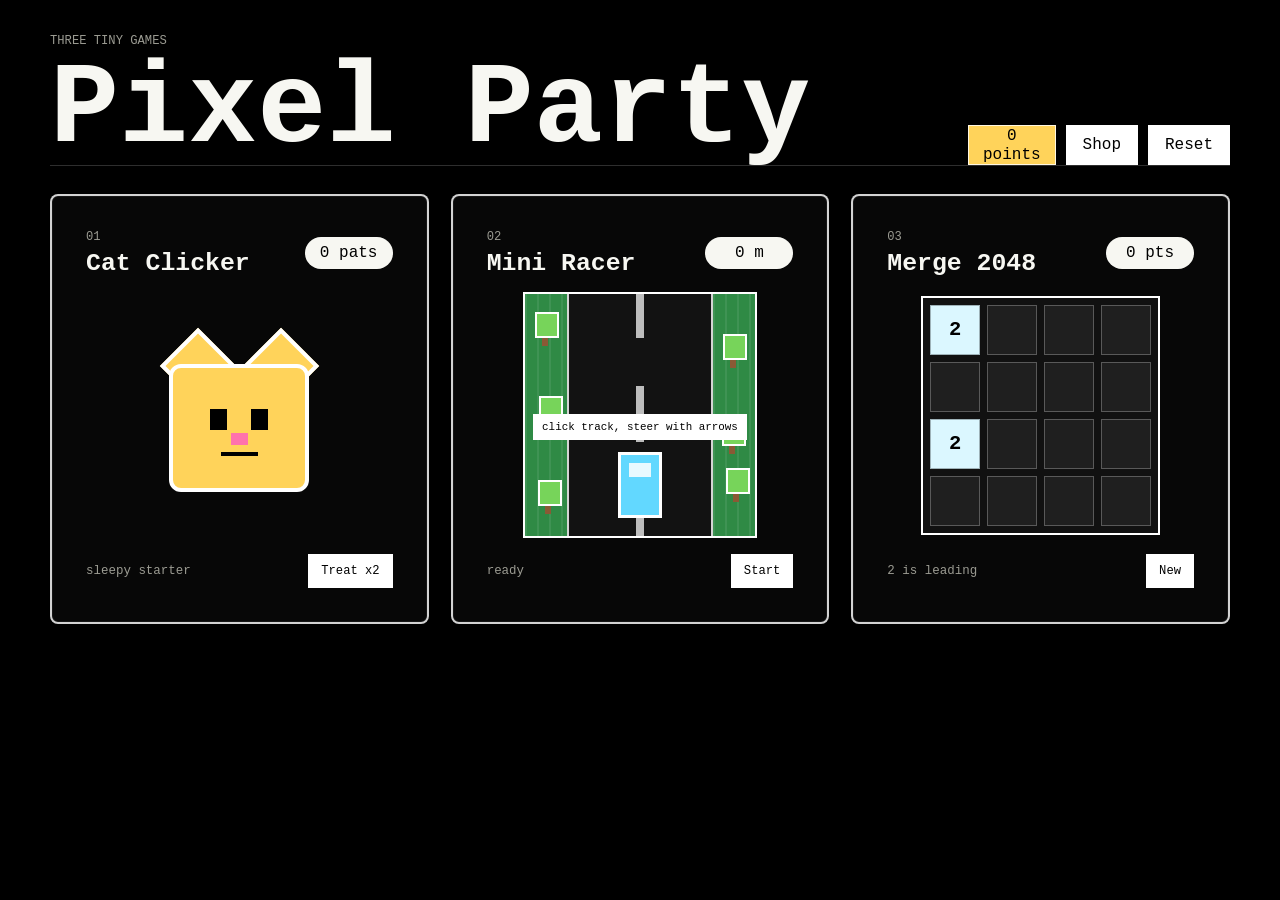
<file: index.html>
<!doctype html>
<html lang="en">
  <head>
    <meta charset="utf-8">
    <meta name="viewport" content="width=device-width, initial-scale=1">
    <title>Fun Learning Homework Help</title>
    <link rel="stylesheet" href="styles.css">
  </head>
  <body>
    <main class="page-shell">
      <header class="site-header">
        <div>
          <p class="kicker">three tiny games</p>
          <h1>Pixel Party</h1>
        </div>
        <div class="header-actions">
          <p class="wallet-pill"><span id="walletPoints">0</span> points</p>
          <a class="quiet-link" href="shop.html">Shop</a>
          <button class="quiet-button back-button" id="backToMenu" type="button" hidden>Menu</button>
          <button class="quiet-button" id="resetAll" type="button">Reset</button>
        </div>
      </header>

      <section class="game-grid" aria-label="Pixel Party games">
        <article class="game-card clicker-card" data-game="cat" tabindex="0" role="button" aria-label="Enter Cat Clicker">
          <div class="game-heading">
            <div>
              <p class="game-number">01</p>
              <h2>Cat Clicker</h2>
            </div>
            <p class="score-pill"><span id="catScore">0</span> pats</p>
          </div>

          <div class="cat-play-area">
            <button class="cat-stage" id="catButton" type="button" aria-label="Pat the cat">
              <span class="cat">
                <span class="ear left-ear"></span>
                <span class="ear right-ear"></span>
                <span class="face">
                  <span class="eye left-eye"></span>
                  <span class="eye right-eye"></span>
                  <span class="nose"></span>
                  <span class="mouth"></span>
                </span>
              </span>
            </button>
            <aside class="cat-help" aria-label="Cat Clicker descriptions">
              <h3>What things mean</h3>
              <p><strong>Cat</strong> Click the cat to earn pats.</p>
              <p><strong>Points</strong> Every 5 pats gives 1 shop point.</p>
              <p><strong>Pats</strong> Your score for this game.</p>
              <p><strong>Treat x2</strong> Costs 15 pats and doubles each click.</p>
              <p><strong>Rank</strong> Changes as your score goes up.</p>
            </aside>
          </div>

          <div class="game-footer">
            <span id="catRank">sleepy starter</span>
            <button class="small-button" id="catBoost" type="button">Treat x2</button>
          </div>
        </article>

        <article class="game-card racer-card" data-game="racer" tabindex="0" role="button" aria-label="Enter Mini Racer">
          <div class="game-heading">
            <div>
              <p class="game-number">02</p>
              <h2>Mini Racer</h2>
            </div>
            <p class="score-pill"><span id="raceScore">0</span> m</p>
          </div>

          <div class="race-track" id="raceTrack" tabindex="0" aria-label="Car racing game. Use left and right arrow keys.">
            <div class="grass-strip left-grass">
              <span class="tree tree-a"></span>
              <span class="tree tree-b"></span>
              <span class="tree tree-c"></span>
            </div>
            <div class="grass-strip right-grass">
              <span class="tree tree-d"></span>
              <span class="tree tree-e"></span>
              <span class="tree tree-f"></span>
            </div>
            <div class="road-surface"></div>
            <div class="road-line line-a"></div>
            <div class="road-line line-b"></div>
            <div class="road-line line-c"></div>
            <div class="car player-car" id="playerCar">
              <span></span>
            </div>
            <div class="car traffic-car" id="trafficCar">
              <span></span>
            </div>
            <div class="race-message" id="raceMessage">click track, steer with arrows</div>
          </div>

          <div class="game-footer">
            <span id="raceStatus">ready</span>
            <button class="small-button" id="raceStart" type="button">Start</button>
          </div>
        </article>

        <article class="game-card puzzle-card" data-game="merge" tabindex="0" role="button" aria-label="Enter Merge 2048">
          <div class="game-heading">
            <div>
              <p class="game-number">03</p>
              <h2>Merge 2048</h2>
            </div>
            <p class="score-pill"><span id="mergeScore">0</span> pts</p>
          </div>

          <div class="merge-board" id="mergeBoard" tabindex="0" aria-label="2048 style merge board. Use arrow keys."></div>

          <div class="game-footer">
            <span id="mergeStatus">join the numbers</span>
            <button class="small-button" id="mergeNew" type="button">New</button>
          </div>
        </article>
      </section>
    </main>

    <script src="script.js"></script>
  </body>
</html>
</file>
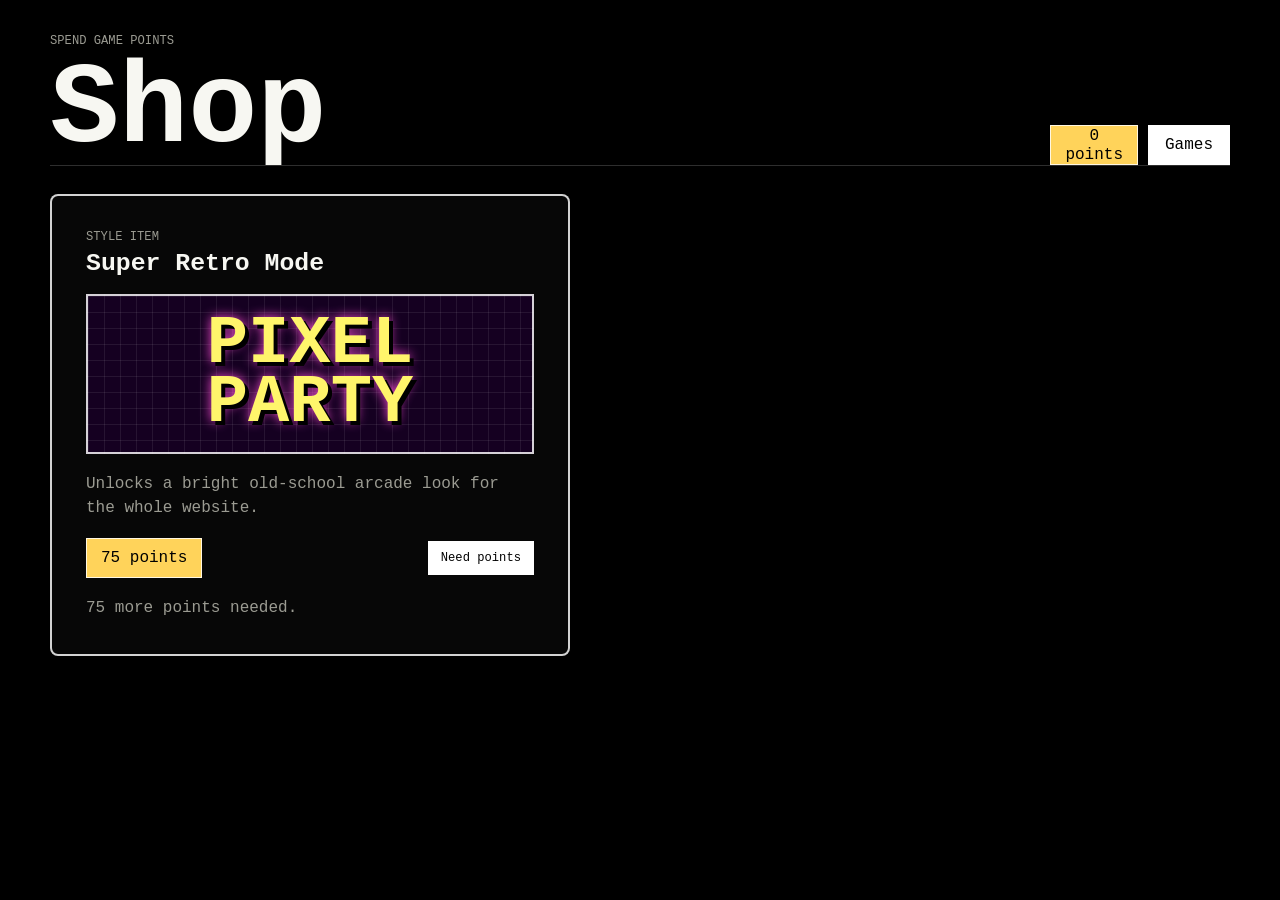
<file: shop.html>
<!doctype html>
<html lang="en">
  <head>
    <meta charset="utf-8">
    <meta name="viewport" content="width=device-width, initial-scale=1">
    <title>Fun Learning Homework Help</title>
    <link rel="stylesheet" href="styles.css">
  </head>
  <body>
    <main class="page-shell shop-shell">
      <header class="site-header">
        <div>
          <p class="kicker">spend game points</p>
          <h1>Shop</h1>
        </div>
        <div class="header-actions">
          <p class="wallet-pill"><span id="walletPoints">0</span> points</p>
          <a class="quiet-link" href="index.html">Games</a>
        </div>
      </header>

      <section class="shop-grid" aria-label="Point shop">
        <article class="shop-item">
          <div>
            <p class="game-number">style item</p>
            <h2>Super Retro Mode</h2>
          </div>
          <div class="retro-preview" aria-hidden="true">
            <span>PIXEL</span>
            <span>PARTY</span>
          </div>
          <p class="shop-copy">Unlocks a bright old-school arcade look for the whole website.</p>
          <div class="shop-actions">
            <p class="price-pill">75 points</p>
            <button class="small-button" id="retroShopButton" type="button">Buy</button>
          </div>
          <p class="shop-status" id="shopStatus">Earn points by playing games.</p>
        </article>
      </section>
    </main>

    <script src="shop.js"></script>
  </body>
</html>
</file>
<file: styles.css>
:root {
  color-scheme: dark;
  --bg: #000;
  --ink: #f7f7f2;
  --muted: #9b9b92;
  --line: rgba(255, 255, 255, 0.82);
  --soft-line: rgba(255, 255, 255, 0.18);
  --panel: #070707;
  --blue: #62d8ff;
  --pink: #ff72ac;
  --lime: #a7ff4f;
  --gold: #ffd35a;
  --red: #ff594f;
  font-family: ui-monospace, SFMono-Regular, Menlo, Monaco, Consolas, "Liberation Mono", monospace;
}

body.retro-theme {
  --bg: #150021;
  --ink: #fff56b;
  --muted: #67fff0;
  --line: #ff4fd8;
  --soft-line: rgba(103, 255, 240, 0.35);
  --panel: #22003a;
  --blue: #35f8ff;
  --pink: #ff4fd8;
  --lime: #8cff00;
  --gold: #fff56b;
  --red: #ff4c4c;
  background:
    linear-gradient(rgba(255, 255, 255, 0.05) 1px, transparent 1px),
    linear-gradient(90deg, rgba(255, 255, 255, 0.05) 1px, transparent 1px),
    var(--bg);
  background-size: 18px 18px;
}

* {
  box-sizing: border-box;
}

body {
  min-height: 100vh;
  margin: 0;
  background: var(--bg);
  color: var(--ink);
}

body.retro-theme h1,
body.retro-theme h2 {
  text-shadow: 4px 4px 0 #000, 0 0 14px var(--pink);
}

body.retro-theme .game-card,
body.retro-theme .shop-item {
  box-shadow: 0 0 0 2px #000, 0 0 28px rgba(255, 79, 216, 0.55);
}

body.playing {
  overflow: hidden;
}

button {
  font: inherit;
}

.page-shell {
  width: min(1180px, calc(100% - 32px));
  margin: 0 auto;
  padding: 34px 0 42px;
}

.site-header {
  display: flex;
  align-items: end;
  justify-content: space-between;
  gap: 18px;
  min-height: 112px;
  border-bottom: 1px solid var(--soft-line);
  margin-bottom: 28px;
}

.header-actions {
  display: flex;
  gap: 10px;
}

.kicker,
.game-number {
  margin: 0 0 8px;
  color: var(--muted);
  font-size: 0.76rem;
  letter-spacing: 0;
  text-transform: uppercase;
}

h1,
h2 {
  margin: 0;
  line-height: 0.95;
  letter-spacing: 0;
}

h1 {
  font-size: clamp(3.1rem, 9vw, 7.7rem);
}

h2 {
  font-size: 1.55rem;
}

.quiet-button,
.quiet-link,
.small-button {
  border: 1px solid var(--line);
  background: #fff;
  color: #000;
  min-height: 40px;
  padding: 0 16px;
  cursor: pointer;
  transition: transform 120ms ease, background 120ms ease;
}

.quiet-button:hover,
.quiet-link:hover,
.small-button:hover {
  transform: translateY(-1px);
  background: #e8e8df;
}

.quiet-link {
  display: inline-grid;
  place-items: center;
  min-height: 40px;
  padding: 0 16px;
  text-decoration: none;
}

.wallet-pill,
.price-pill {
  margin: 0;
  min-height: 40px;
  display: inline-grid;
  place-items: center;
  color: #000;
  background: var(--gold);
  border: 1px solid var(--line);
  padding: 0 14px;
  white-space: nowrap;
}

.game-grid {
  display: grid;
  grid-template-columns: repeat(3, minmax(0, 1fr));
  gap: 22px;
}

.game-card {
  min-width: 0;
  border: 2px solid var(--line);
  border-radius: 8px;
  min-height: 430px;
  padding: clamp(22px, 3vw, 34px);
  background: var(--panel);
  display: grid;
  grid-template-rows: auto 1fr auto;
  gap: 16px;
  overflow: visible;
  box-shadow: inset 0 0 0 1px rgba(255, 255, 255, 0.06);
  cursor: pointer;
  transition: transform 140ms ease, border-color 140ms ease, background 140ms ease;
}

.game-card:hover,
.game-card:focus-visible {
  background: #0d0d0d;
  border-color: #fff;
  transform: translateY(-3px);
  outline: none;
}

.playing .page-shell {
  width: 100%;
  min-height: 100vh;
  padding: 18px;
}

.playing .site-header {
  min-height: 54px;
  margin-bottom: 14px;
  align-items: center;
}

.playing .kicker {
  display: none;
}

.playing h1 {
  font-size: clamp(1.7rem, 4vw, 3.5rem);
}

.playing .game-grid {
  display: block;
}

.playing .game-card {
  display: none;
}

.playing .game-card.active-game {
  width: 100%;
  height: calc(100vh - 104px);
  min-height: 0;
  padding: clamp(16px, 2.4vw, 28px);
  display: grid;
  gap: 10px;
  border-color: #fff;
  cursor: default;
  transform: none;
}

.playing .game-card.active-game .game-heading {
  align-items: start;
}

.playing .game-card.active-game h2 {
  font-size: clamp(1.5rem, 4vw, 3rem);
}

.playing .game-card.active-game .game-number {
  margin-bottom: 10px;
}

.playing .cat-stage {
  width: min(56vh, 520px);
}

.playing .cat-play-area {
  grid-template-columns: minmax(260px, 1fr) minmax(230px, 340px);
  align-items: center;
  width: min(900px, 100%);
}

.playing .cat-help {
  display: block;
}

.playing .race-track {
  width: min(68vw, 520px);
  height: min(48vh, 420px);
  min-height: 260px;
}

.playing .merge-board {
  width: min(48vh, 500px);
}

.game-heading,
.game-footer {
  display: flex;
  align-items: center;
  justify-content: space-between;
  gap: 12px;
}

.score-pill {
  margin: 0;
  color: #000;
  background: var(--ink);
  border-radius: 999px;
  padding: 7px 10px;
  min-width: 88px;
  text-align: center;
  white-space: nowrap;
}

.shop-shell {
  min-height: 100vh;
}

.shop-grid {
  display: grid;
  grid-template-columns: minmax(0, 520px);
}

.shop-item {
  border: 2px solid var(--line);
  border-radius: 8px;
  background: var(--panel);
  padding: clamp(22px, 4vw, 34px);
  display: grid;
  gap: 18px;
}

.retro-preview {
  min-height: 160px;
  border: 2px solid var(--line);
  background:
    linear-gradient(rgba(255, 255, 255, 0.08) 1px, transparent 1px),
    linear-gradient(90deg, rgba(255, 255, 255, 0.08) 1px, transparent 1px),
    #150021;
  background-size: 16px 16px;
  display: grid;
  place-items: center;
  color: #fff56b;
  font-size: clamp(2rem, 8vw, 4.3rem);
  font-weight: 900;
  text-shadow: 4px 4px 0 #000, 0 0 12px #ff4fd8;
}

.retro-preview span + span {
  margin-top: -38px;
}

.shop-copy,
.shop-status {
  margin: 0;
  color: var(--muted);
  line-height: 1.5;
}

.shop-actions {
  display: flex;
  align-items: center;
  gap: 12px;
  justify-content: space-between;
}

.game-footer {
  color: var(--muted);
  font-size: 0.78rem;
}

.small-button {
  min-height: 34px;
  padding: 0 12px;
  font-size: 0.76rem;
}

.cat-play-area {
  place-self: center;
  width: 100%;
  display: grid;
  grid-template-columns: 1fr;
  gap: 18px;
}

.cat-stage {
  place-self: center;
  width: min(72%, 230px);
  aspect-ratio: 1;
  border: 0;
  background: transparent;
  cursor: pointer;
  padding: 0;
  position: relative;
}

.cat-help {
  display: none;
  border: 1px solid var(--soft-line);
  background: #101010;
  padding: 16px;
  font-size: 0.82rem;
  line-height: 1.45;
}

.cat-help h3 {
  margin: 0 0 12px;
  color: var(--ink);
  font-size: 1rem;
}

.cat-help p {
  margin: 0 0 10px;
  color: var(--muted);
}

.cat-help p:last-child {
  margin-bottom: 0;
}

.cat-help strong {
  color: var(--ink);
}

.cat-stage:active {
  transform: scale(0.96);
}

.cat {
  position: absolute;
  inset: 14%;
  display: block;
}

.face {
  position: absolute;
  inset: 18% 6% 2%;
  background: var(--gold);
  border: 4px solid #fff;
  display: block;
  border-radius: 12px;
}

.ear {
  position: absolute;
  width: 34%;
  height: 34%;
  top: 2%;
  background: var(--gold);
  border: 4px solid #fff;
  transform: rotate(45deg);
}

.left-ear {
  left: 7%;
}

.right-ear {
  right: 7%;
}

.eye,
.nose,
.mouth {
  position: absolute;
  background: #000;
}

.eye {
  width: 13%;
  height: 18%;
  top: 34%;
}

.left-eye {
  left: 28%;
}

.right-eye {
  right: 28%;
}

.nose {
  width: 13%;
  height: 10%;
  left: 43.5%;
  top: 54%;
  background: var(--pink);
}

.mouth {
  width: 28%;
  height: 4px;
  left: 36%;
  top: 70%;
}

.cat-pop {
  animation: catPop 180ms ease;
}

@keyframes catPop {
  50% {
    transform: translateY(-7px) rotate(-2deg);
  }
}

.race-track {
  position: relative;
  place-self: center;
  width: min(76%, 238px);
  height: min(100%, 300px);
  min-height: 212px;
  border: 2px solid #fff;
  background: #246b38;
  overflow: hidden;
  outline: none;
}

.race-track:focus {
  box-shadow: 0 0 0 3px rgba(98, 216, 255, 0.45);
}

.road-line {
  position: absolute;
  left: calc(50% - 4px);
  width: 8px;
  height: 56px;
  background: #fff;
  opacity: 0.72;
  z-index: 2;
}

.road-surface {
  position: absolute;
  inset: 0 18%;
  background: #121212;
  border-left: 2px solid rgba(255, 255, 255, 0.82);
  border-right: 2px solid rgba(255, 255, 255, 0.82);
  z-index: 1;
}

.grass-strip {
  position: absolute;
  top: 0;
  bottom: 0;
  width: 18%;
  background:
    repeating-linear-gradient(
      90deg,
      rgba(255, 255, 255, 0.08) 0 2px,
      transparent 2px 12px
    ),
    #2f8a45;
  z-index: 0;
}

.left-grass {
  left: 0;
}

.right-grass {
  right: 0;
}

.tree {
  position: absolute;
  width: 24px;
  height: 34px;
}

.tree::before {
  content: "";
  position: absolute;
  left: 9px;
  bottom: 0;
  width: 6px;
  height: 14px;
  background: #8a5a35;
}

.tree::after {
  content: "";
  position: absolute;
  left: 2px;
  top: 0;
  width: 20px;
  height: 22px;
  background: #77d45a;
  border: 2px solid #fff;
}

.tree-a {
  top: 18px;
  left: 18%;
}

.tree-b {
  top: 42%;
  right: 14%;
}

.tree-c {
  bottom: 22px;
  left: 26%;
}

.tree-d {
  top: 40px;
  right: 22%;
}

.tree-e {
  top: 52%;
  left: 16%;
}

.tree-f {
  bottom: 34px;
  right: 16%;
}

.line-a {
  top: -12px;
}

.line-b {
  top: 92px;
}

.line-c {
  top: 196px;
}

.car {
  position: absolute;
  width: 44px;
  height: 66px;
  border: 3px solid #fff;
  z-index: 3;
}

.car span {
  position: absolute;
  left: 8px;
  right: 8px;
  top: 8px;
  height: 14px;
  background: rgba(255, 255, 255, 0.85);
}

.player-car {
  left: calc(50% - 22px);
  bottom: 18px;
  background: var(--blue);
}

.traffic-car {
  left: 28px;
  top: -80px;
  background: var(--red);
}

.race-message {
  position: absolute;
  inset: auto 8px 96px;
  padding: 7px;
  text-align: center;
  color: #000;
  background: #fff;
  font-size: 0.68rem;
  z-index: 4;
}

.merge-board {
  place-self: center;
  width: min(78%, 256px);
  aspect-ratio: 1;
  position: relative;
  padding: 0;
  border: 2px solid #fff;
  background: #111;
  outline: none;
  --gap: 7px;
  --cell: calc((100% - (var(--gap) * 5)) / 4);
}

.merge-board:focus {
  box-shadow: 0 0 0 3px rgba(167, 255, 79, 0.42);
}

.merge-cell,
.tile {
  width: var(--cell);
  height: var(--cell);
}

.merge-cell {
  position: absolute;
  left: calc(var(--gap) + (var(--col) * (var(--cell) + var(--gap))));
  top: calc(var(--gap) + (var(--row) * (var(--cell) + var(--gap))));
  background: #1f1f1f;
  border: 1px solid rgba(255, 255, 255, 0.26);
}

.tile {
  position: absolute;
  left: calc(var(--gap) + (var(--col) * (var(--cell) + var(--gap))));
  top: calc(var(--gap) + (var(--row) * (var(--cell) + var(--gap))));
  display: grid;
  place-items: center;
  min-width: 0;
  color: var(--ink);
  border: 1px solid rgba(0, 0, 0, 0.28);
  font-weight: 800;
  font-size: clamp(0.72rem, 2.2vw, 1.28rem);
  transition: left 150ms ease, top 150ms ease;
  z-index: 2;
}

.tile-new {
  animation: tilePop 150ms ease;
}

@keyframes tilePop {
  0% {
    transform: scale(0.65);
  }
}

.tile:not(:empty) {
  color: #000;
}

.tile-2 {
  background: #dbf7ff;
}

.tile-4 {
  background: #b7ffdd;
}

.tile-8 {
  background: #fff06d;
}

.tile-16 {
  background: #ffbd5f;
}

.tile-32 {
  background: #ff7770;
}

.tile-64 {
  background: #ff72ac;
}

.tile-128,
.tile-256,
.tile-512,
.tile-1024,
.tile-2048 {
  background: var(--lime);
}

@media (max-width: 980px) {
  .game-grid {
    grid-template-columns: 1fr;
  }

  .game-card {
    width: min(100%, 560px);
    margin: 0 auto;
    min-height: 500px;
  }

  .playing .cat-play-area {
    grid-template-columns: 1fr;
    width: min(620px, 100%);
  }
}

@media (max-width: 560px) {
  .page-shell {
    width: min(100% - 20px, 420px);
    padding-top: 22px;
  }

  .site-header {
    align-items: start;
    flex-direction: column;
    min-height: 0;
    padding-bottom: 18px;
  }

  .header-actions,
  .shop-actions {
    align-items: stretch;
    flex-wrap: wrap;
  }

  .game-card {
    border-radius: 8px;
    min-height: 520px;
  }

  .game-heading {
    align-items: start;
    flex-direction: column;
  }

  .game-footer {
    align-items: start;
  }

  .score-pill {
    text-align: left;
  }
}
</file>
